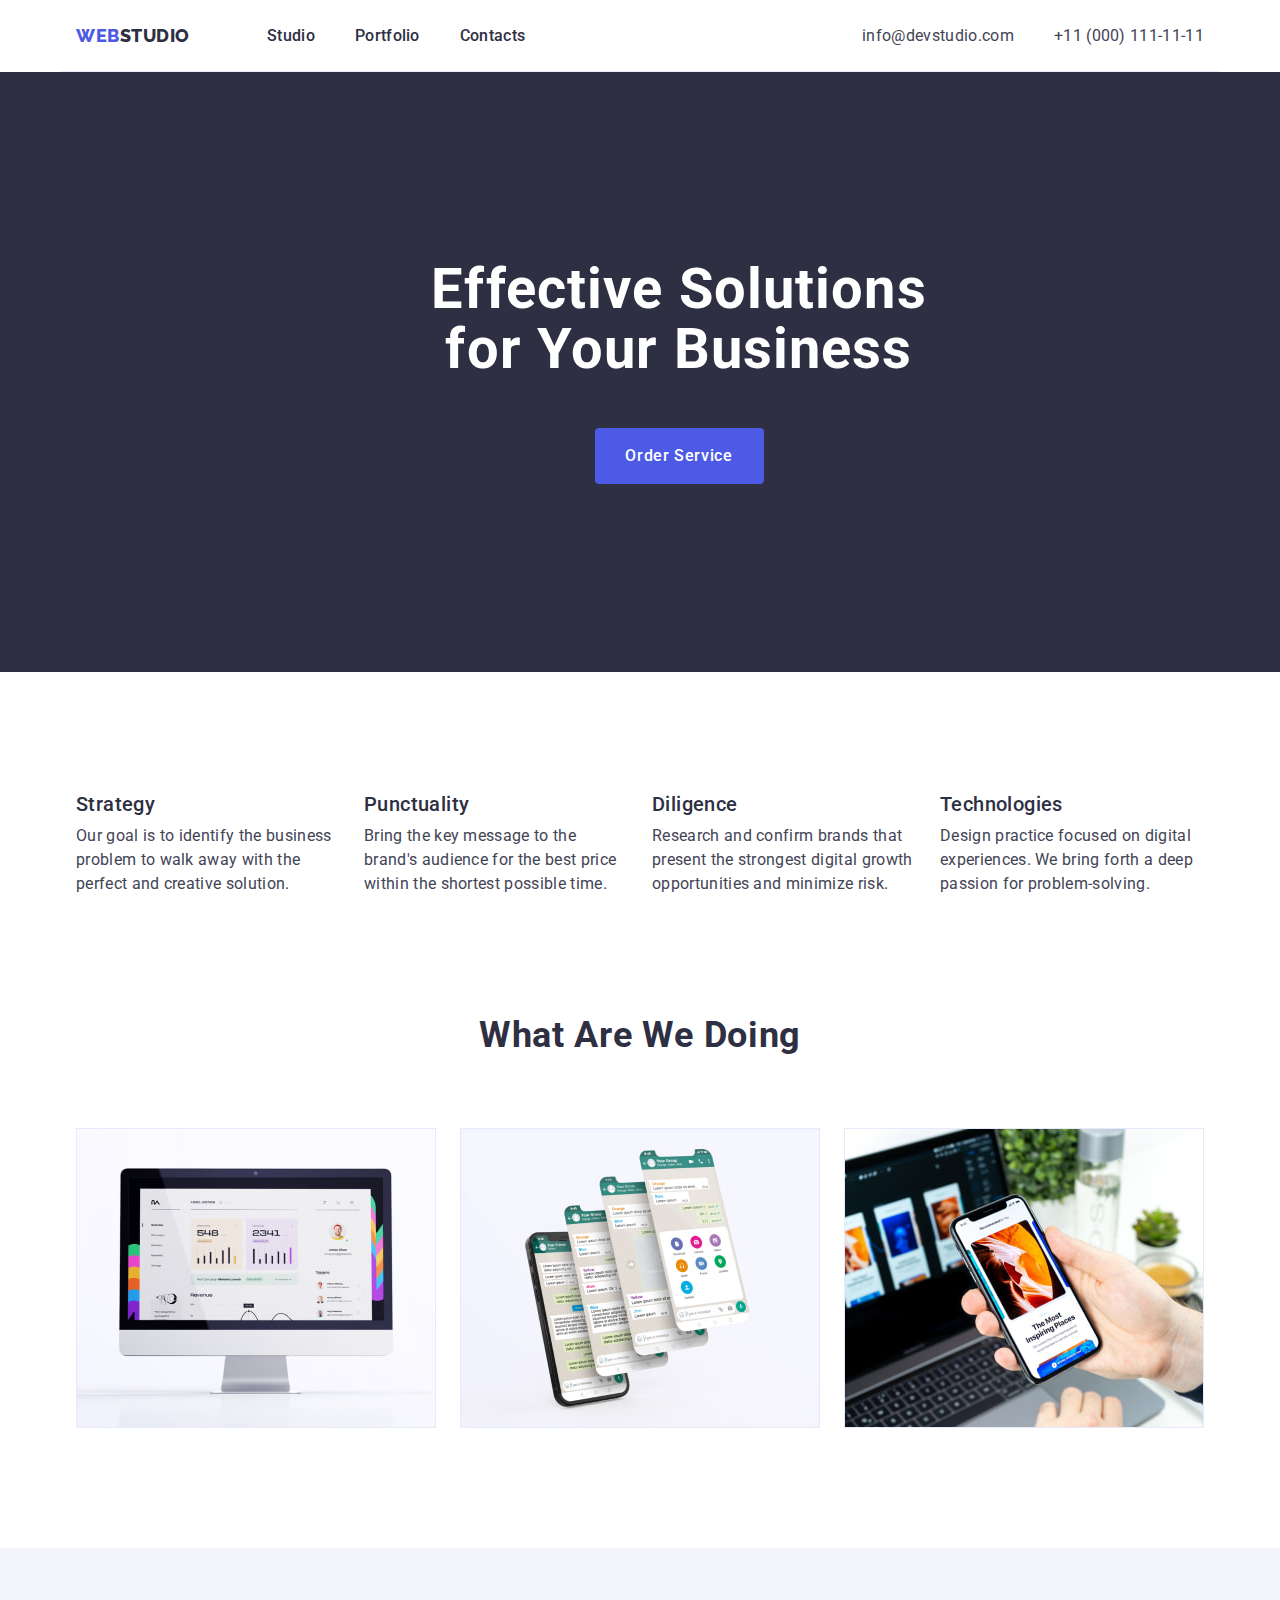
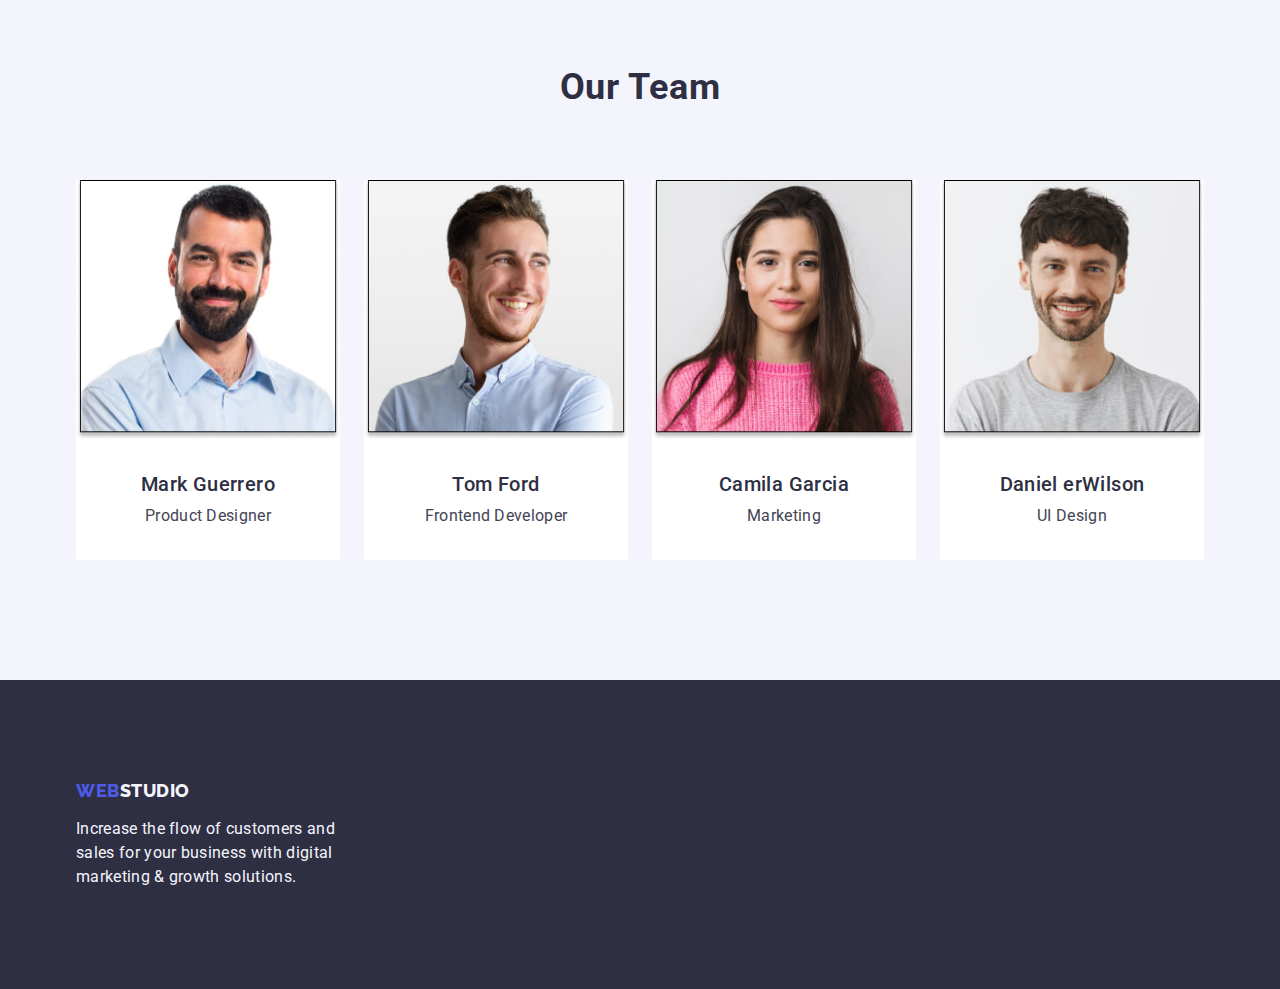
<file: index.html>
<!DOCTYPE html>
<html lang="en">
  <head>
    <meta charset="UTF-8" />
    <meta name="viewport" content="width=device-width, initial-scale=1.0" />
    <link
      rel="stylesheet"
      href="https://cdn.jsdelivr.net/npm/modern-normalize@2.0.0/modern-normalize.min.css"
    />
    <link rel="preconnect" href="https://fonts.googleapis.com" />
    <link rel="preconnect" href="https://fonts.gstatic.com" crossorigin />
    <link
      href="https://fonts.googleapis.com/css2?family=Raleway:wght@800&family=Roboto:wght@400;500;700&display=swap"
      rel="stylesheet"
    />
    <link rel="stylesheet" href="./css/styles.css" />
    <title>Web Studio</title>
  </head>

  <body>
    <!-- header -->
    <header class="section">
      <div class="top-line placement-in-a-line container">
        <nav class="placement-in-a-line nav">
          <!--Logo-->
          <a class="link logo" href="./index.html">
            Web<span class="logo-studio">Studio</span>
          </a>
          <ul class="placement-in-a-line list navigation-block">
            <li>
              <a class="link text-link" href="./index.html">
                <span class="navigation-block">Studio</span>
              </a>
            </li>
            <li>
              <a class="link text-link" href="./portfolio.html">
                <span class="navigation-block">Portfolio</span>
              </a>
            </li>
            <li>
              <a class="link text-link" href="">
                <span class="navigation-block">Contacts</span>
              </a>
            </li>
          </ul>
        </nav>
        <address class="contacts">
          <ul class="list placement-in-a-line navigation-block">
            <li>
              <a class="link contact-block" href="mailto:info@devstudio.com">
                info@devstudio.com
              </a>
            </li>

            <li>
              <a class="link contact-block" href="tel:+110001111111">
                +11 (000) 111-11-11
              </a>
            </li>
          </ul>
        </address>
      </div>
    </header>
    <!-- main -->
    <main>
      <!-- hero image -->
      <section class="main-hero-section section">
        <div class="container main-title-block">
          <h1 class="hero-title">
            Effective Solutions <br />
            for Your Business
          </h1>
          <button class="hero-button" type="button">
            <span>Order Service</span>
          </button>
        </div>
      </section>
      <!-- section 1 -->
      <section class="main-features-section section">
        <div class="container">
          <h2 class="hidden">Features</h2>
          <ul class="list placement-in-a-line features-gap">
            <li class="features-card">
              <h3 class="features-title">Strategy</h3>
              <p class="features-text">
                Our goal is to identify the business problem to walk away with
                the perfect and creative solution.
              </p>
            </li>
            <li class="features-card">
              <h3 class="features-title">Punctuality</h3>
              <p class="features-text">
                Bring the key message to the brand's audience for the best price
                within the shortest possible time.
              </p>
            </li>
            <li class="features-card">
              <h3 class="features-title">Diligence</h3>
              <p class="features-text">
                Research and confirm brands that present the strongest digital
                growth opportunities and minimize risk.
              </p>
            </li>
            <li class="features-card">
              <h3 class="features-title">Technologies</h3>
              <p class="features-text">
                Design practice focused on digital experiences. We bring forth a
                deep passion for problem-solving.
              </p>
            </li>
          </ul>
        </div>
      </section>
      <!-- section 2 -->
      <section class="main-opportunities-section section">
        <div class="container">
          <h2 class="opportunities-title">What Are We Doing</h2>
          <ul class="list placement-in-a-line features-gap">
            <li>
              <img
                class="images"
                src="./images/main/img1.jpg"
                alt="desktop"
                width="360"
                height="300"
              />
            </li>
            <li>
              <img
                class="images"
                src="./images/main/img2.jpg"
                alt="mobile"
                width="360"
                height="300"
              />
            </li>
            <li>
              <img
                class="images"
                src="./images/main/img3.jpg"
                alt="synchronization of a mobile with a laptop"
                width="360"
                height="300"
              />
            </li>
          </ul>
        </div>
      </section>
      <!-- section 3 -->
      <section class="main-team-section section">
        <div class="container">
          <h2 class="opportunities-title">Our Team</h2>
          <ul class="list placement-in-a-line features-gap">
            <li class="card">
              <img
                src="./images/main/mark.jpg"
                alt="M.Guerrero's photo"
                width="264"
                height="260"
              />
              <div class="description-card">
                <h3 class="card-name">Mark Guerrero</h3>
                <p class="card-text">Product Designer</p>
              </div>
            </li>
            <li class="card">
              <img
                src="./images/main/tom.jpg"
                alt="T.Ford's photo"
                width="264"
                height="260"
              />
              <div class="description-card">
                <h3 class="card-name">Tom Ford</h3>
                <p class="card-text">Frontend Developer</p>
              </div>
            </li>
            <li class="card">
              <img
                src="./images/main/camila.jpg"
                alt="C.Garcia's photo"
                width="264"
                height="260"
              />
              <div class="description-card">
                <h3 class="card-name">Camila Garcia</h3>
                <p class="card-text">Marketing</p>
              </div>
            </li>
            <li class="card">
              <img
                src="./images/main/daniel.jpg"
                alt="D.Wilson's photo"
                width="264"
                height="260"
              />
              <div class="description-card">
                <h3 class="card-name">Daniel erWilson</h3>
                <p class="card-text">UI Design</p>
              </div>
            </li>
          </ul>
        </div>
      </section>
    </main>
    <!-- footer -->
    <footer class="footer-block section">
      <div class="container">
        <a class="link logo logo-footer" href="./index.html">
          Web<span class="logo-studio-footer">Studio</span>
        </a>
        <p class="paragraf-block">
          Increase the flow of customers and sales for your business with
          digital marketing & growth solutions.
        </p>
      </div>
    </footer>
  </body>
</html>
</file>
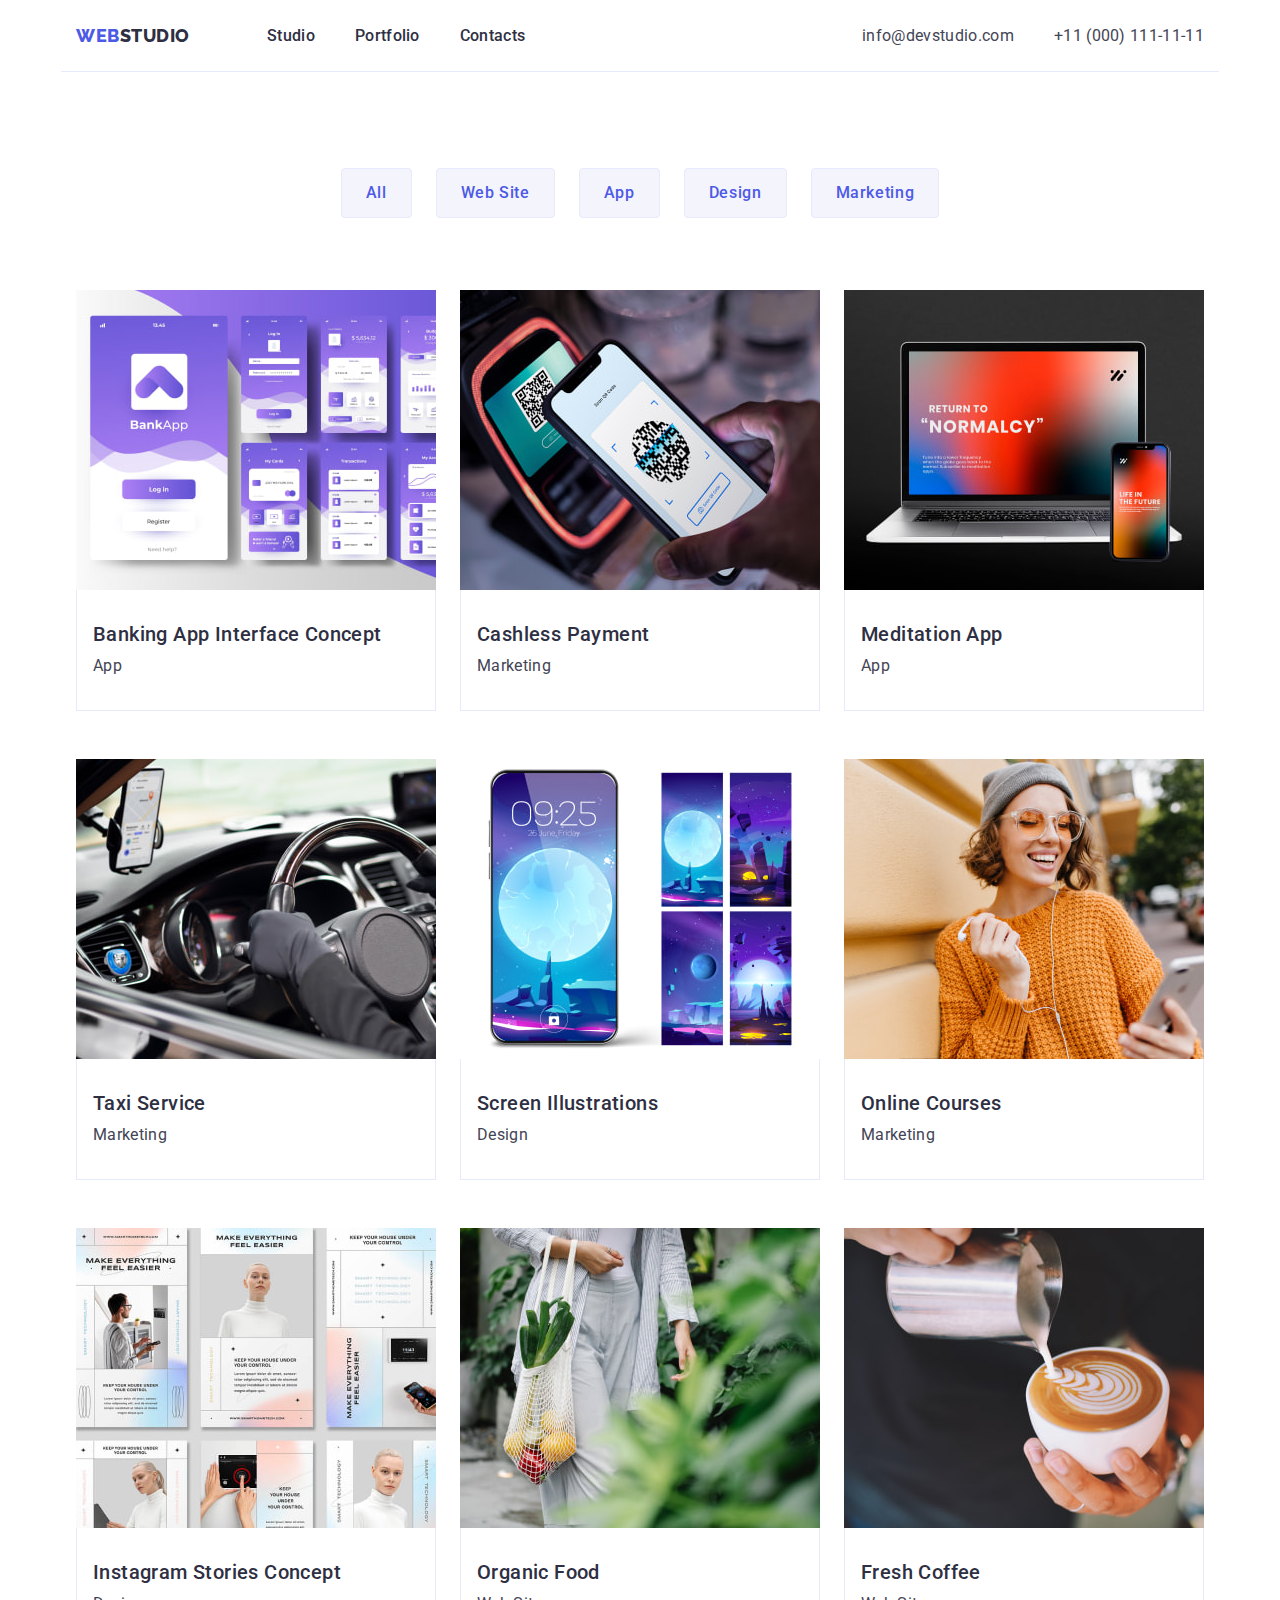
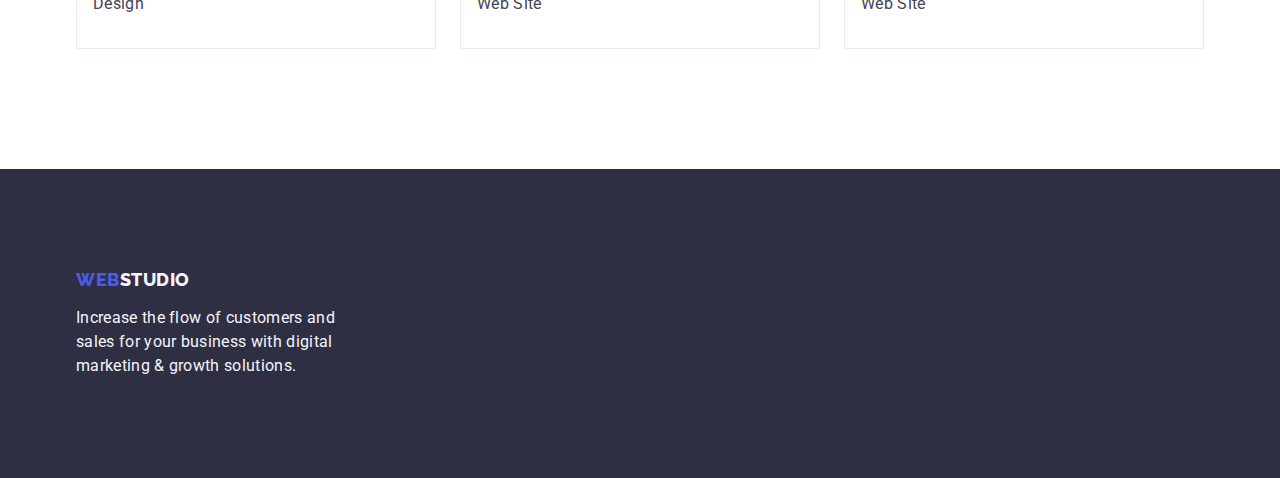
<file: portfolio.html>
<!DOCTYPE html>
<html lang="en">
  <head>
    <meta charset="UTF-8" />
    <meta name="viewport" content="width=device-width, initial-scale=1.0" />
    <link
      rel="stylesheet"
      href="https://cdn.jsdelivr.net/npm/modern-normalize@2.0.0/modern-normalize.min.css"
    />
    <link rel="preconnect" href="https://fonts.googleapis.com" />
    <link rel="preconnect" href="https://fonts.gstatic.com" crossorigin />
    <link
      href="https://fonts.googleapis.com/css2?family=Raleway:wght@800&family=Roboto:wght@400;500;700&display=swap"
      rel="stylesheet"
    />
    <link rel="stylesheet" href="./css/styles.css" />
    <title>Portfolio</title>
  </head>

  <body>
    <!-- header -->
    <header class="section">
      <div class="top-line placement-in-a-line container">
        <nav class="placement-in-a-line nav">
          <!--Logo-->
          <a class="link logo" href="./index.html">
            Web<span class="logo-studio">Studio</span>
          </a>
          <ul class="placement-in-a-line list navigation-block">
            <li>
              <a class="link text-link" href="./index.html">
                <span class="navigation-block">Studio</span>
              </a>
            </li>
            <li>
              <a class="link text-link" href="./portfolio.html">
                <span class="navigation-block">Portfolio</span>
              </a>
            </li>
            <li>
              <a class="link text-link" href="">
                <span class="navigation-block">Contacts</span>
              </a>
            </li>
          </ul>
        </nav>
        <address class="contacts">
          <ul class="list placement-in-a-line navigation-block">
            <li>
              <a class="link contact-block" href="mailto:info@devstudio.com">
                info@devstudio.com
              </a>
            </li>

            <li>
              <a class="link contact-block" href="tel:+110001111111">
                +11 (000) 111-11-11
              </a>
            </li>
          </ul>
        </address>
      </div>
    </header>
    <!-- main -->
    <main>
      <section class="section portfolio">
        <div class="container">
          <h1 class="hidden">Our projects</h1>
          <ul class="list placement-in-a-line filter-button-block">
            <li>
              <button class="portfolio-button" type="button">All</button>
            </li>
            <li>
              <button class="portfolio-button" type="button">Web Site</button>
            </li>
            <li>
              <button class="portfolio-button" type="button">App</button>
            </li>
            <li>
              <button class="portfolio-button" type="button">Design</button>
            </li>
            <li>
              <button class="portfolio-button" type="button">Marketing</button>
            </li>
          </ul>
          <ul class="list placement-in-a-line project-cards">
            <li>
              <a class="link" href="">
                <img
                  src="./images/portfolio/img1.jpg"
                  alt="Banking App Interface Concept's photo"
                  width="360"
                  height="300"
                />
                <div class="description-project-card">
                  <h2 class="card-name">Banking App Interface Concept</h2>
                  <p class="card-project-text">App</p>
                </div>
              </a>
            </li>
            <li>
              <a class="link" href="">
                <img
                  src="./images/portfolio/img2.jpg"
                  alt="Cashless Payment's photo"
                  width="360"
                  height="300"
                />
                <div class="description-project-card">
                  <h2 class="card-name">Cashless Payment</h2>
                  <p class="card-project-text">Marketing</p>
                </div>
              </a>
            </li>
            <li>
              <a class="link" href="">
                <img
                  src="./images/portfolio/img3.jpg"
                  alt="Meditation App's photo"
                  width="360"
                  height="300"
                />
                <div class="description-project-card">
                  <h2 class="card-name">Meditation App</h2>
                  <p class="card-project-text">App</p>
                </div>
              </a>
            </li>
            <li>
              <a class="link" href="">
                <img
                  src="./images/portfolio/img4.jpg"
                  alt="Taxi Service's photo"
                  width="360"
                  height="300"
                />
                <div class="description-project-card">
                  <h2 class="card-name">Taxi Service</h2>
                  <p class="card-project-text">Marketing</p>
                </div>
              </a>
            </li>
            <li>
              <a class="link" href="">
                <img
                  src="./images/portfolio/img5.jpg"
                  alt="Screen Illustrations's photo"
                  width="360"
                  height="300"
                />
                <div class="description-project-card">
                  <h2 class="card-name">Screen Illustrations</h2>
                  <p class="card-project-text">Design</p>
                </div>
              </a>
            </li>
            <li>
              <a class="link" href="">
                <img
                  src="./images/portfolio/img6.jpg"
                  alt="Online Courses's photo"
                  width="360"
                  height="300"
                />
                <div class="description-project-card">
                  <h2 class="card-name">Online Courses</h2>
                  <p class="card-project-text">Marketing</p>
                </div>
              </a>
            </li>
            <li>
              <a class="link" href="">
                <img
                  src="./images/portfolio/img7.jpg"
                  alt="Instagram Stories Concept's photo"
                  width="360"
                  height="300"
                />
                <div class="description-project-card">
                  <h2 class="card-name">Instagram Stories Concept</h2>
                  <p class="card-project-text">Design</p>
                </div>
              </a>
            </li>
            <li>
              <a class="link" href="">
                <img
                  src="./images/portfolio/img8.jpg"
                  alt="Organic Food's photo"
                  width="360"
                  height="300"
                />
                <div class="description-project-card">
                  <h2 class="card-name">Organic Food</h2>
                  <p class="card-project-text">Web Site</p>
                </div>
              </a>
            </li>
            <li>
              <a class="link" href="">
                <img
                  src="./images/portfolio/img9.jpg"
                  alt="Fresh Coffee's photo"
                  width="360"
                  height="300"
                />
                <div class="description-project-card">
                  <h2 class="card-name">Fresh Coffee</h2>
                  <p class="card-project-text">Web Site</p>
                </div>
              </a>
            </li>
          </ul>
        </div>
      </section>
    </main>
    <!-- footer -->
    <footer class="footer-block section">
      <div class="container">
        <a class="link logo logo-footer" href="./index.html">
          Web<span class="logo-studio-footer">Studio</span>
        </a>
        <p class="paragraf-block">
          Increase the flow of customers and sales for your business with
          digital marketing & growth solutions.
        </p>
      </div>
    </footer>
  </body>
</html>
</file>
<file: css/styles.css>
:root {
    --iris: #4d5ae5;
    --ocean: #404bbf;
    --navy-blue: #2e2f42;
    --green: #31d0aa;
    --slate: #434455;
    --light-slate: #8e8f99;
    --cornflower: #e7e9fc;
    --cloud: #f4f4fd;
    --navy-blue-modal: rgba(46, 47, 66, 0.4);
    --grey: rgba(46, 47, 66, 0.7);
    --white: #fff;
    --dairy: #fcfcfc;
    --font-family: "Roboto", sans-serif;
    --second-family: "Raleway", sans-serif;
}


/* Base styles */

body {
    font-family: var(--font-family);
    font-style: normal;
    color: var(--slate);
    background: var(--white);
}

.container {
    width: 1158px;
    margin: 0 auto;
    padding: 0 15px;
}

.link {
    text-decoration: none;
}

.list {
    list-style: none;
}

.placement-in-a-line {
    display: flex;
    flex-direction: row;
}

h1,
h2,
h3,
h4,
h5,
h6,
p {
    margin-top: 0;
    margin-bottom: 0;
}

ul,
ol {
    margin-top: 0;
    margin-bottom: 0;
    padding-left: 0;
}

.section {
    margin: 0;
}

img {
    display: block;
    max-width: 100%;
}

.hidden {
    position: absolute;
    width: 1px;
    height: 1px;
    margin: -1px;
    border: 0;
    padding: 0;

    white-space: nowrap;
    clip-path: inset(100%);
    clip: rect(0 0 0 0);
    overflow: hidden;
}

/* Header */

.top-line {
    display: flex;
    height: 72px;
    align-items: center;
    justify-content: space-between;
    border-bottom: 1px solid var(--cornflower);
}

.nav {
    align-items: center;
}

.logo {
    width: 115px;
    margin-right: 76px;
    font-family: var(--second-family);
    font-weight: 800;
    font-size: 18px;
    line-height: 1.17;
    letter-spacing: 0.03em;
    text-transform: uppercase;
    color: var(--iris);
}

.navigation-block {
    gap: 40px;
}

.logo-studio {
    color: var(--navy-blue);
}

.text-link {
    display: block;
    padding: 24px 0;
    font-weight: 500;
    font-size: 16px;
    line-height: 1.5;
    letter-spacing: 0.02em;
    color: var(--navy-blue);
}

.liend {
    margin-right: 0;
}

.text-link:hover,
.text-link:focus {
    color: var(--ocean);
}

.contacts {
    font-style: normal;
}

.contact-nav {
    gap: 40px;
}

.contact-block {
    font-size: 16px;
    line-height: 1.5;
    letter-spacing: 0.02em;
    color: var(--slate);
}

.contact-block:hover,
.contact-block:focus {
    color: var(--ocean);
}

/* Main */

.main-hero-section {
    padding: 188px 0;
    background: var(--navy-blue);
}

.main-title-block {
    width: 1358px;
    padding: 188px auto;
}

.hero-title {
    max-width: 496px;
    margin-right: auto;
    margin-left: auto;
    margin-bottom: 48px;
    font-size: 56px;
    line-height: 1.07;
    text-align: center;
    letter-spacing: 0.02em;
    color: var(--white);
}

.hero-button {
    display: block;
    min-width: 169px;
    height: 56px;
    margin-right: auto;
    margin-left: auto;
    font-family: var(--font-family);
    font-weight: 500;
    font-size: 16px;
    line-height: 1.5;
    letter-spacing: 0.04em;
    color: var(--white);
    border: none;
    background-color: var(--iris);
    border-radius: 4px;
    cursor: pointer;
}

.hero-button:hover,
.hero-button:focus {
    background-color: var(--ocean);
    cursor: pointer;
}

.main-features-section {
    padding: 120px 0;
    background-color: var(--white);
}

.features-gap {
    gap: 24px;
}

.features-card {
    width: calc((100% - 72px) / 4);
}

.features-title {
    margin-bottom: 8px;
    font-weight: 500;
    font-size: 20px;
    line-height: 1.2;
    letter-spacing: 0.02em;
    color: var(--navy-blue);
}

.features-text {
    font-size: 16px;
    line-height: 1.5;
    letter-spacing: 0.02em;
    color: var(--slate);
}

.main-opportunities-section {
    padding-bottom: 120px;
    background-color: var(--white);
}

.opportunities-title {
    margin-bottom: 72px;
    font-size: 36px;
    line-height: 1.11;
    text-align: center;
    letter-spacing: 0.02em;
    text-transform: capitalize;
    color: var(--navy-blue);
}

.main-team-section {
    padding-top: 120px;
    padding-bottom: 120px;
    background-color: var(--cloud);
}

.card {
    text-align: center;
    border-radius: 0px 0px 4px 4px;
    background-color: var(--white);
}

.project-cards {
    flex-wrap: wrap;
    column-gap: 24px;
    row-gap: 48px;
}

.description-card {
    padding: 32px 0;
}

.description-project-card {
    padding: 32px 16px;
    border: 1px solid var(--cornflower);
    border-top: none;
}

.card-name {
    margin-bottom: 8px;
    font-size: 20px;
    font-weight: 500;
    line-height: 1.2;
    letter-spacing: 0.02em;
    color: var(--navy-blue);
}

.card-text {
    font-size: 16px;
    line-height: 1.5;
    letter-spacing: 0.02em;
    text-align: center;
    color: var(--slate);
}

.card-project-text {
    font-size: 16px;
    line-height: 1.5;
    letter-spacing: 0.02em;
    color: var(--slate);
}

/* Portfolio */

.portfolio {
    padding-top: 96px;
    padding-bottom: 120px;
}

.filter-button-block {
    margin-bottom: 72px;
    gap: 24px;
    justify-content: center;
}

.portfolio-button {
    padding: 12px 24px 12px 24px;
    font-family: var(--font-family);
    font-weight: 500;
    font-size: 16px;
    line-height: 1.5;
    letter-spacing: 0.04em;
    color: var(--iris);
    background-color: var(--cloud);
    border-radius: 4px;
    border: 1px solid var(--cornflower);
}

.portfolio-button:hover,
.portfolio-button:focus {
    color: var(--white);
    background-color: var(--ocean);
    cursor: pointer;
    border: 1px solid transparent;
}

/* Footer */

.footer-block {
    padding: 100px 0;
    background: var(--navy-blue);
}

.logo-footer {
    display: inline-block;
    margin-bottom: 16px;
}

.logo-studio-footer {
    color: var(--cloud);
}

.paragraf-block {
    width: 264px;
    line-height: 1.5;
    letter-spacing: 0.02em;
    color: var(--cloud);
}
</file>
